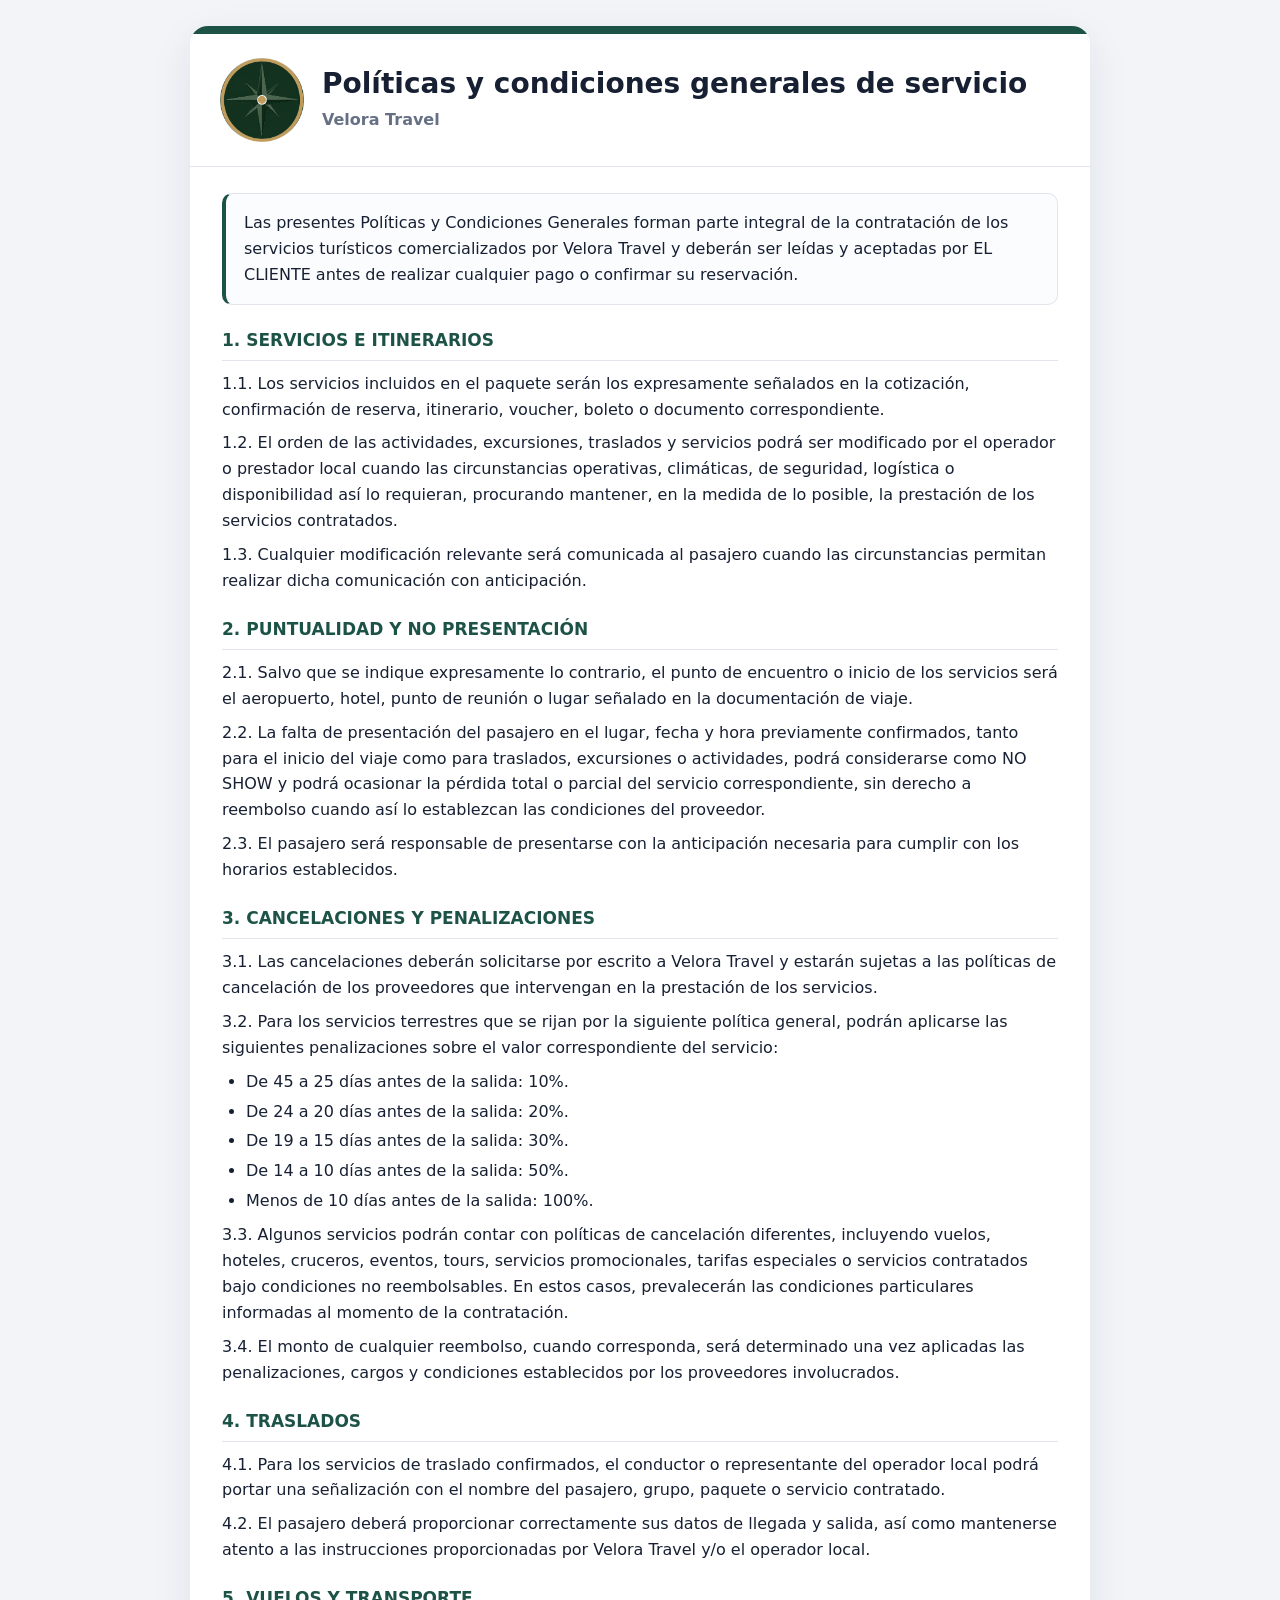
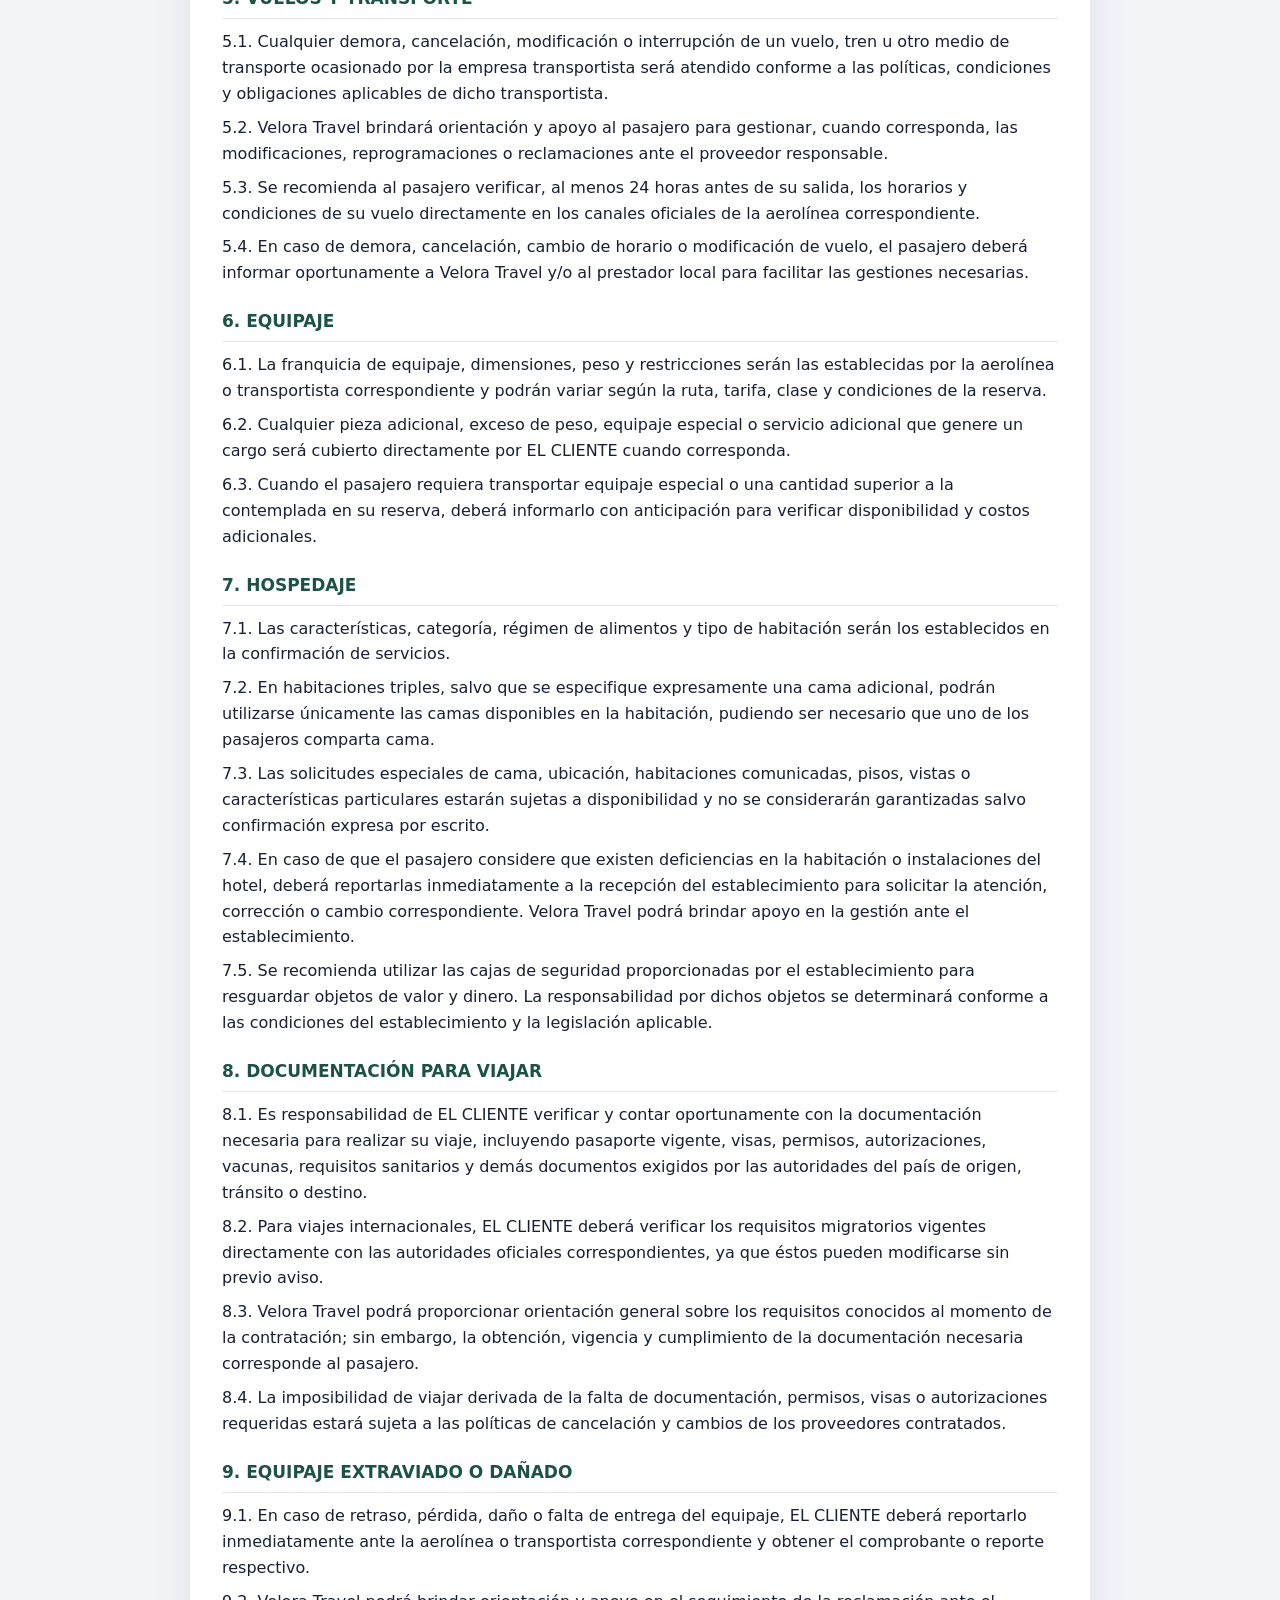
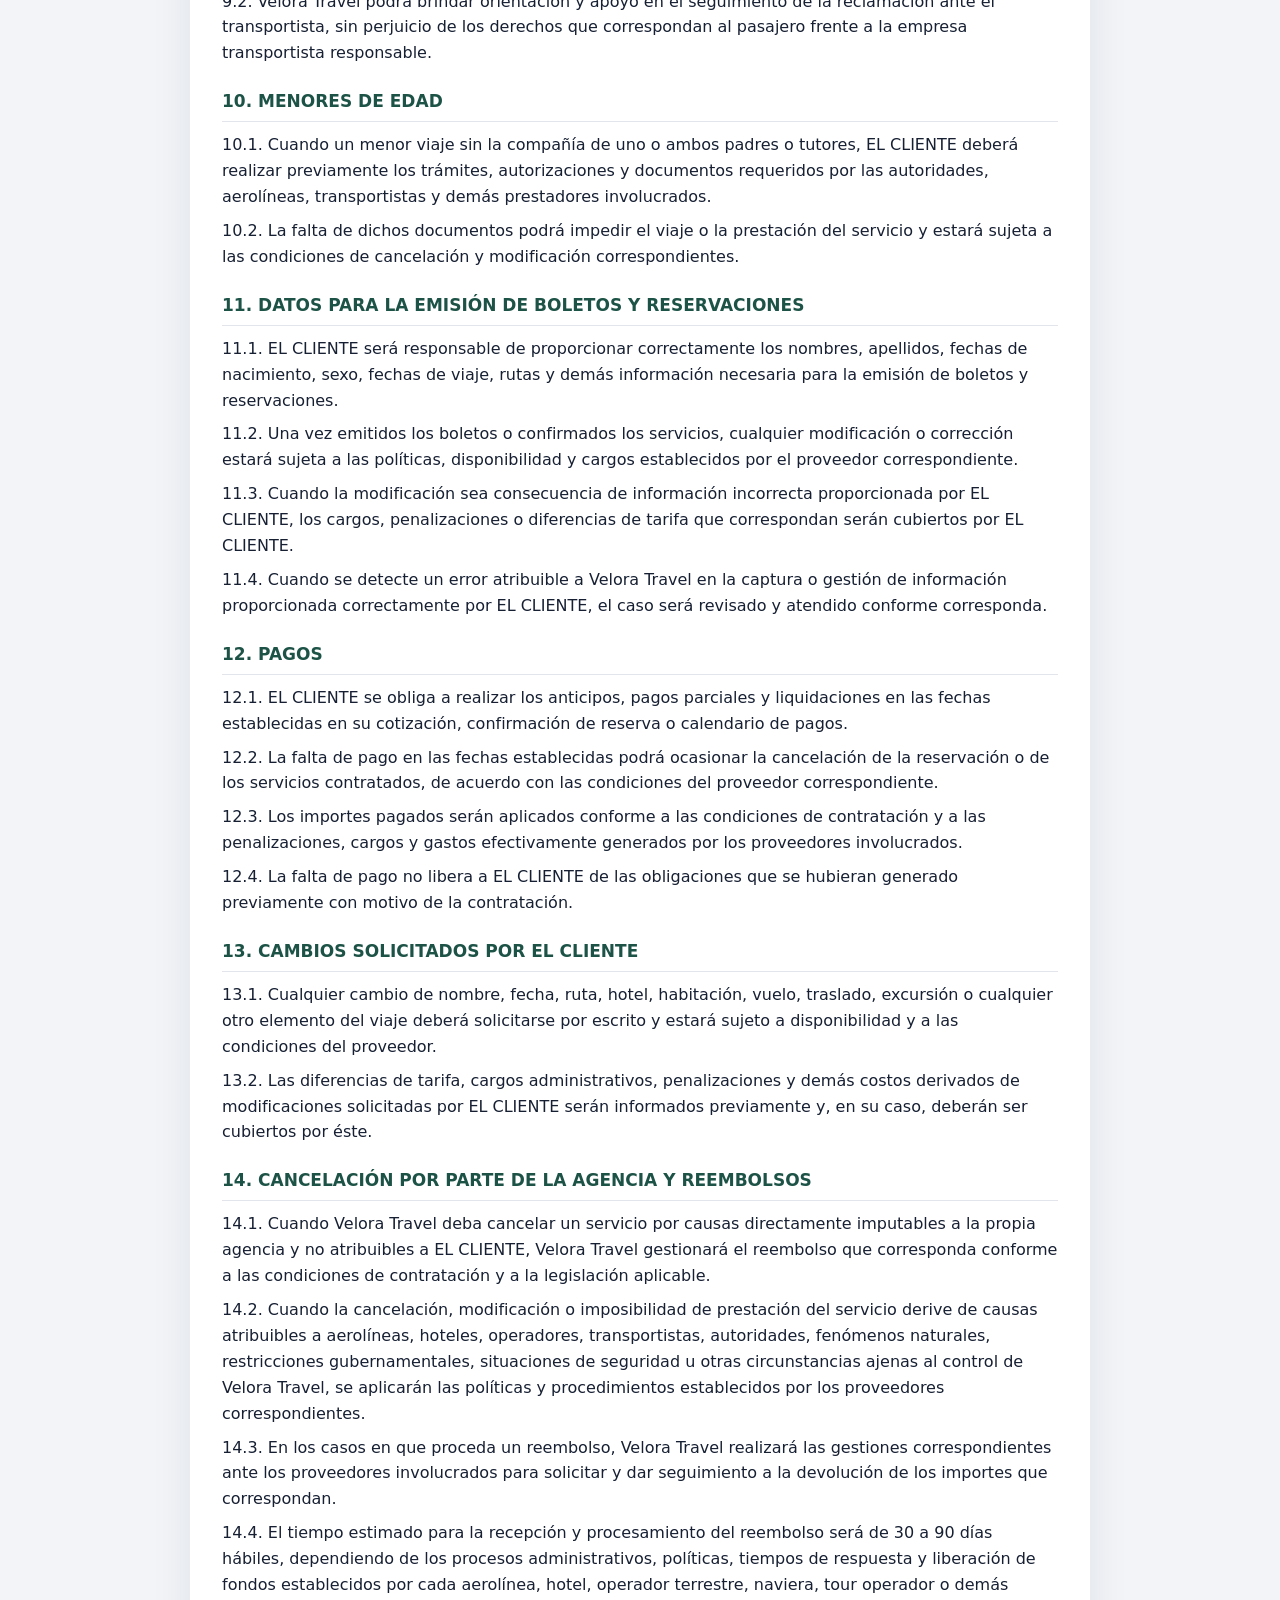
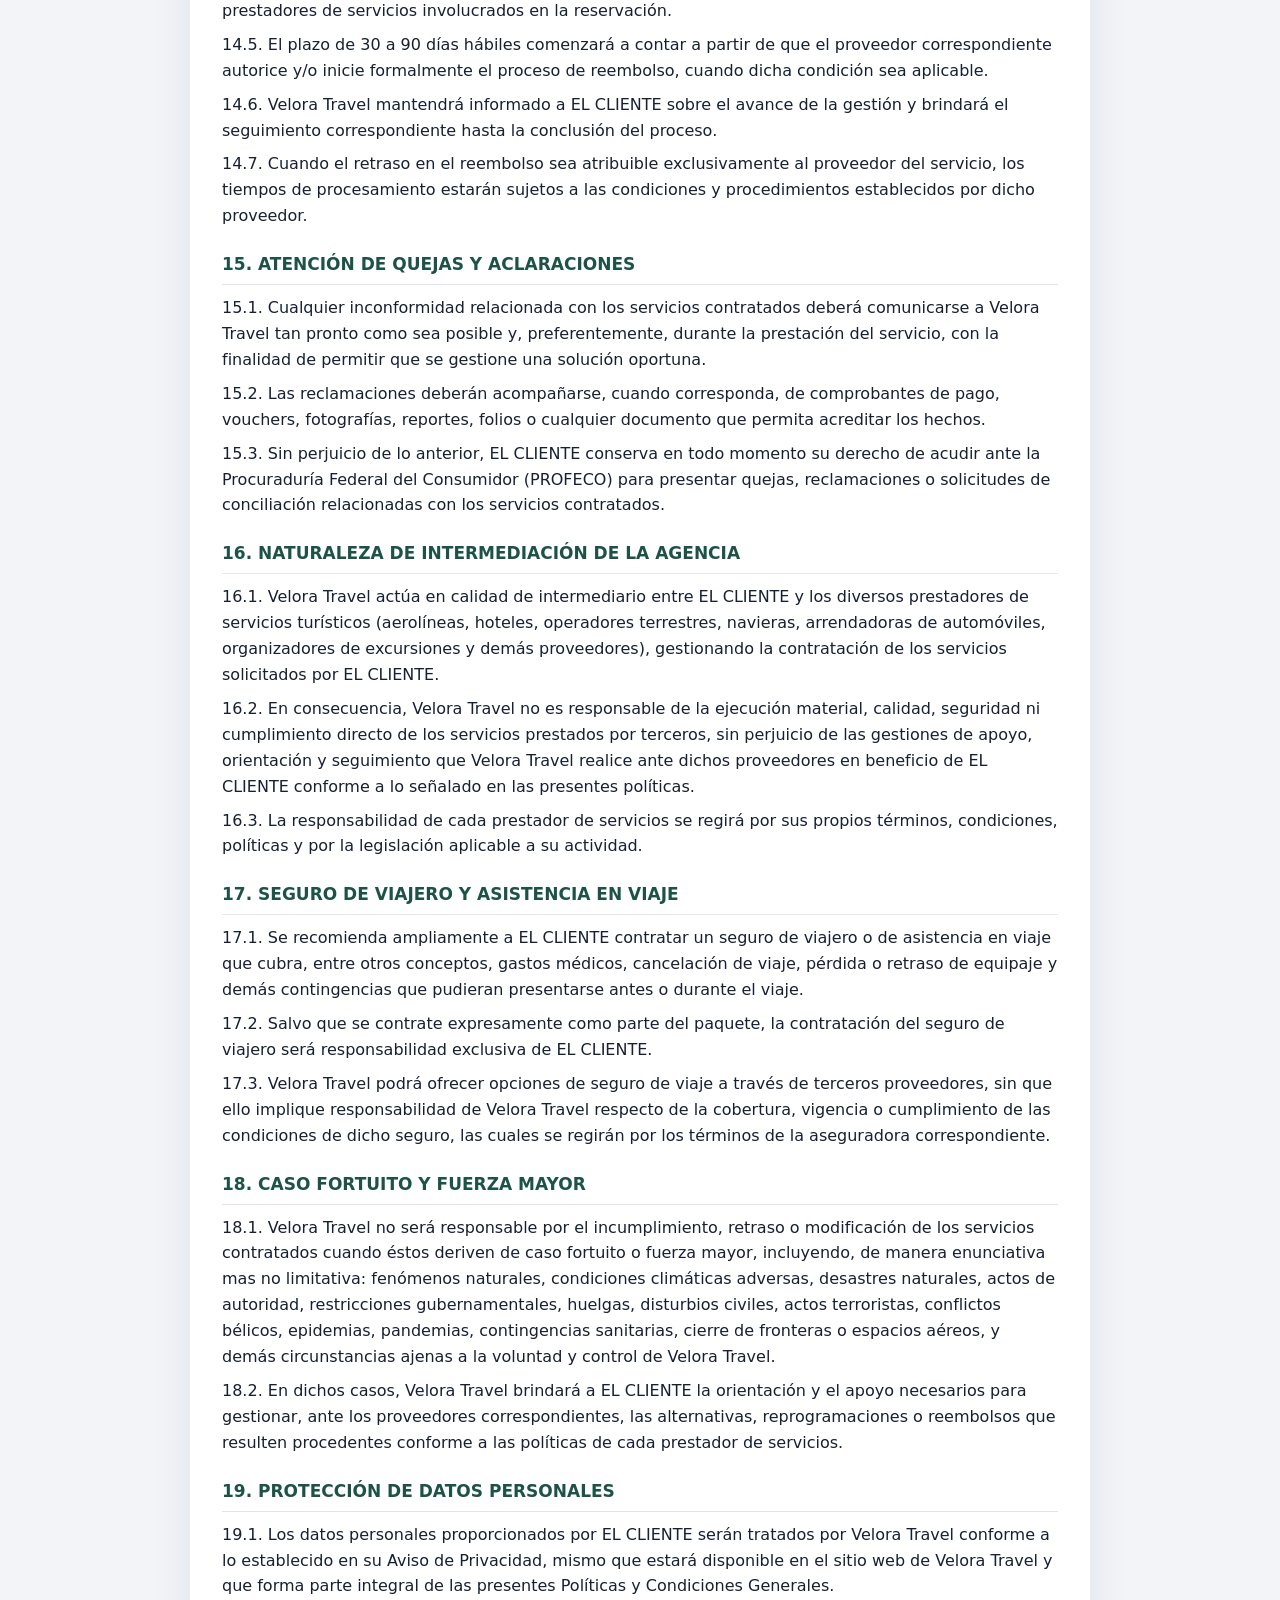
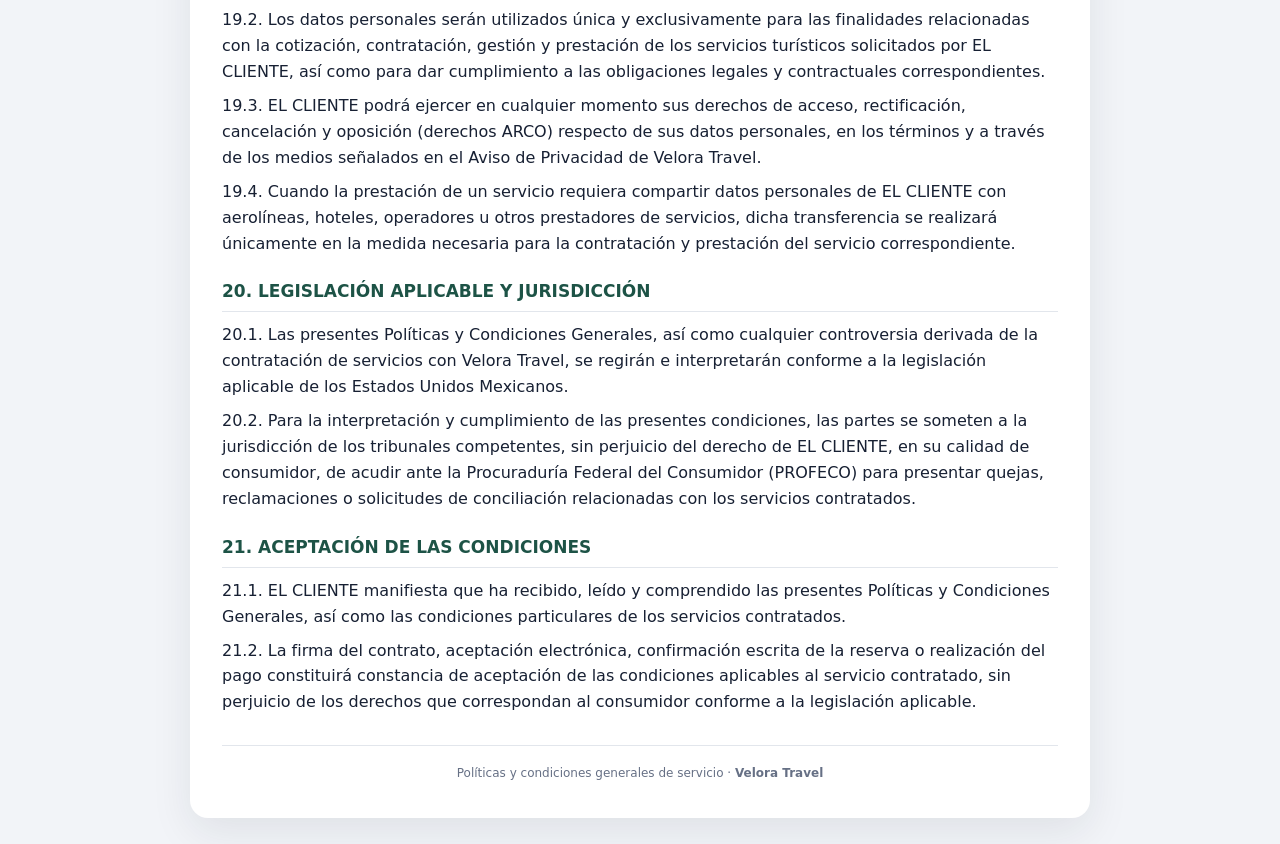
<file: politicas-condiciones.html>
<!doctype html>
<html lang="es">
<head>
  <meta charset="utf-8">
  <meta name="viewport" content="width=device-width, initial-scale=1">
  <meta name="theme-color" content="#622370">
  <title>Políticas y condiciones generales de servicio</title>
  <style>
    :root{--brand-accent:#1d5346;--brand-soft:#edf5f2;--brand-ink:#172033;--muted:#667085;--border:#e2e6ec}
    *{box-sizing:border-box}body{margin:0;background:#f2f4f8;color:var(--brand-ink);font-family:Inter,system-ui,-apple-system,BlinkMacSystemFont,"Segoe UI",Arial,sans-serif;line-height:1.62}
    .wrap{max-width:900px;margin:26px auto;background:#fff;border-radius:18px;overflow:hidden;box-shadow:0 14px 42px #17203316}
    header{display:flex;align-items:center;gap:18px;padding:24px 30px;border-top:8px solid var(--brand-accent);border-bottom:1px solid var(--border)}header img{width:84px;height:84px;object-fit:contain}header h1{font-size:clamp(20px,3vw,28px);line-height:1.2;margin:0}header p{margin:6px 0 0;color:var(--muted);font-weight:650}
    main{padding:26px 32px 34px}.intro{padding:16px 18px;border:1px solid var(--border);border-left:4px solid var(--brand-accent);border-radius:10px;background:#fbfcfd;margin:0 0 24px}
    .policy-section{margin:24px 0;break-inside:avoid}.policy-section h2{font-size:17px;line-height:1.35;color:var(--brand-accent);border-bottom:1px solid var(--border);padding-bottom:8px;margin:0 0 10px}.policy-section p{margin:8px 0}.policy-section ul{margin:8px 0;padding-left:24px}.policy-section li{margin:4px 0}.closing{margin-top:30px;padding-top:18px;border-top:1px solid var(--border);color:var(--muted);font-size:12px;text-align:center}
    @media(max-width:640px){.wrap{margin:0;border-radius:0;min-height:100vh}header{padding:20px;gap:12px}header img{width:64px;height:64px}main{padding:20px}}
    @media print{body{background:#fff}.wrap{max-width:none;margin:0;border-radius:0;box-shadow:none}header{padding:10mm 12mm 7mm}main{padding:8mm 12mm}.policy-section{break-inside:avoid}.intro{break-inside:avoid}}
  </style>
</head>
<body>
  <div class="wrap">
    <header>
      <img id="agencyLogo" src="assets/velora-logo.png" alt="Velora Travel">
      <div><h1>Políticas y condiciones generales de servicio</h1><p id="agencyTitle">Velora Travel</p></div>
    </header>
    <main>
      <p class="intro">Las presentes Políticas y Condiciones Generales forman parte integral de la contratación de los servicios turísticos comercializados por Velora Travel y deberán ser leídas y aceptadas por EL CLIENTE antes de realizar cualquier pago o confirmar su reservación.</p>
      <div id="policyContent">
        <section class="policy-section"><h2>1. SERVICIOS E ITINERARIOS</h2>
          <p>1.1. Los servicios incluidos en el paquete serán los expresamente señalados en la cotización, confirmación de reserva, itinerario, voucher, boleto o documento correspondiente.</p>
          <p>1.2. El orden de las actividades, excursiones, traslados y servicios podrá ser modificado por el operador o prestador local cuando las circunstancias operativas, climáticas, de seguridad, logística o disponibilidad así lo requieran, procurando mantener, en la medida de lo posible, la prestación de los servicios contratados.</p>
          <p>1.3. Cualquier modificación relevante será comunicada al pasajero cuando las circunstancias permitan realizar dicha comunicación con anticipación.</p>
        </section>
        <section class="policy-section"><h2>2. PUNTUALIDAD Y NO PRESENTACIÓN</h2>
          <p>2.1. Salvo que se indique expresamente lo contrario, el punto de encuentro o inicio de los servicios será el aeropuerto, hotel, punto de reunión o lugar señalado en la documentación de viaje.</p>
          <p>2.2. La falta de presentación del pasajero en el lugar, fecha y hora previamente confirmados, tanto para el inicio del viaje como para traslados, excursiones o actividades, podrá considerarse como NO SHOW y podrá ocasionar la pérdida total o parcial del servicio correspondiente, sin derecho a reembolso cuando así lo establezcan las condiciones del proveedor.</p>
          <p>2.3. El pasajero será responsable de presentarse con la anticipación necesaria para cumplir con los horarios establecidos.</p>
        </section>
        <section class="policy-section"><h2>3. CANCELACIONES Y PENALIZACIONES</h2>
          <p>3.1. Las cancelaciones deberán solicitarse por escrito a Velora Travel y estarán sujetas a las políticas de cancelación de los proveedores que intervengan en la prestación de los servicios.</p>
          <p>3.2. Para los servicios terrestres que se rijan por la siguiente política general, podrán aplicarse las siguientes penalizaciones sobre el valor correspondiente del servicio:</p>
          <ul><li>De 45 a 25 días antes de la salida: 10%.</li><li>De 24 a 20 días antes de la salida: 20%.</li><li>De 19 a 15 días antes de la salida: 30%.</li><li>De 14 a 10 días antes de la salida: 50%.</li><li>Menos de 10 días antes de la salida: 100%.</li></ul>
          <p>3.3. Algunos servicios podrán contar con políticas de cancelación diferentes, incluyendo vuelos, hoteles, cruceros, eventos, tours, servicios promocionales, tarifas especiales o servicios contratados bajo condiciones no reembolsables. En estos casos, prevalecerán las condiciones particulares informadas al momento de la contratación.</p>
          <p>3.4. El monto de cualquier reembolso, cuando corresponda, será determinado una vez aplicadas las penalizaciones, cargos y condiciones establecidos por los proveedores involucrados.</p>
        </section>
        <section class="policy-section"><h2>4. TRASLADOS</h2>
          <p>4.1. Para los servicios de traslado confirmados, el conductor o representante del operador local podrá portar una señalización con el nombre del pasajero, grupo, paquete o servicio contratado.</p>
          <p>4.2. El pasajero deberá proporcionar correctamente sus datos de llegada y salida, así como mantenerse atento a las instrucciones proporcionadas por Velora Travel y/o el operador local.</p>
        </section>
        <section class="policy-section"><h2>5. VUELOS Y TRANSPORTE</h2>
          <p>5.1. Cualquier demora, cancelación, modificación o interrupción de un vuelo, tren u otro medio de transporte ocasionado por la empresa transportista será atendido conforme a las políticas, condiciones y obligaciones aplicables de dicho transportista.</p>
          <p>5.2. Velora Travel brindará orientación y apoyo al pasajero para gestionar, cuando corresponda, las modificaciones, reprogramaciones o reclamaciones ante el proveedor responsable.</p>
          <p>5.3. Se recomienda al pasajero verificar, al menos 24 horas antes de su salida, los horarios y condiciones de su vuelo directamente en los canales oficiales de la aerolínea correspondiente.</p>
          <p>5.4. En caso de demora, cancelación, cambio de horario o modificación de vuelo, el pasajero deberá informar oportunamente a Velora Travel y/o al prestador local para facilitar las gestiones necesarias.</p>
        </section>
        <section class="policy-section"><h2>6. EQUIPAJE</h2>
          <p>6.1. La franquicia de equipaje, dimensiones, peso y restricciones serán las establecidas por la aerolínea o transportista correspondiente y podrán variar según la ruta, tarifa, clase y condiciones de la reserva.</p>
          <p>6.2. Cualquier pieza adicional, exceso de peso, equipaje especial o servicio adicional que genere un cargo será cubierto directamente por EL CLIENTE cuando corresponda.</p>
          <p>6.3. Cuando el pasajero requiera transportar equipaje especial o una cantidad superior a la contemplada en su reserva, deberá informarlo con anticipación para verificar disponibilidad y costos adicionales.</p>
        </section>
        <section class="policy-section"><h2>7. HOSPEDAJE</h2>
          <p>7.1. Las características, categoría, régimen de alimentos y tipo de habitación serán los establecidos en la confirmación de servicios.</p>
          <p>7.2. En habitaciones triples, salvo que se especifique expresamente una cama adicional, podrán utilizarse únicamente las camas disponibles en la habitación, pudiendo ser necesario que uno de los pasajeros comparta cama.</p>
          <p>7.3. Las solicitudes especiales de cama, ubicación, habitaciones comunicadas, pisos, vistas o características particulares estarán sujetas a disponibilidad y no se considerarán garantizadas salvo confirmación expresa por escrito.</p>
          <p>7.4. En caso de que el pasajero considere que existen deficiencias en la habitación o instalaciones del hotel, deberá reportarlas inmediatamente a la recepción del establecimiento para solicitar la atención, corrección o cambio correspondiente. Velora Travel podrá brindar apoyo en la gestión ante el establecimiento.</p>
          <p>7.5. Se recomienda utilizar las cajas de seguridad proporcionadas por el establecimiento para resguardar objetos de valor y dinero. La responsabilidad por dichos objetos se determinará conforme a las condiciones del establecimiento y la legislación aplicable.</p>
        </section>
        <section class="policy-section"><h2>8. DOCUMENTACIÓN PARA VIAJAR</h2>
          <p>8.1. Es responsabilidad de EL CLIENTE verificar y contar oportunamente con la documentación necesaria para realizar su viaje, incluyendo pasaporte vigente, visas, permisos, autorizaciones, vacunas, requisitos sanitarios y demás documentos exigidos por las autoridades del país de origen, tránsito o destino.</p>
          <p>8.2. Para viajes internacionales, EL CLIENTE deberá verificar los requisitos migratorios vigentes directamente con las autoridades oficiales correspondientes, ya que éstos pueden modificarse sin previo aviso.</p>
          <p>8.3. Velora Travel podrá proporcionar orientación general sobre los requisitos conocidos al momento de la contratación; sin embargo, la obtención, vigencia y cumplimiento de la documentación necesaria corresponde al pasajero.</p>
          <p>8.4. La imposibilidad de viajar derivada de la falta de documentación, permisos, visas o autorizaciones requeridas estará sujeta a las políticas de cancelación y cambios de los proveedores contratados.</p>
        </section>
        <section class="policy-section"><h2>9. EQUIPAJE EXTRAVIADO O DAÑADO</h2>
          <p>9.1. En caso de retraso, pérdida, daño o falta de entrega del equipaje, EL CLIENTE deberá reportarlo inmediatamente ante la aerolínea o transportista correspondiente y obtener el comprobante o reporte respectivo.</p>
          <p>9.2. Velora Travel podrá brindar orientación y apoyo en el seguimiento de la reclamación ante el transportista, sin perjuicio de los derechos que correspondan al pasajero frente a la empresa transportista responsable.</p>
        </section>
        <section class="policy-section"><h2>10. MENORES DE EDAD</h2>
          <p>10.1. Cuando un menor viaje sin la compañía de uno o ambos padres o tutores, EL CLIENTE deberá realizar previamente los trámites, autorizaciones y documentos requeridos por las autoridades, aerolíneas, transportistas y demás prestadores involucrados.</p>
          <p>10.2. La falta de dichos documentos podrá impedir el viaje o la prestación del servicio y estará sujeta a las condiciones de cancelación y modificación correspondientes.</p>
        </section>
        <section class="policy-section"><h2>11. DATOS PARA LA EMISIÓN DE BOLETOS Y RESERVACIONES</h2>
          <p>11.1. EL CLIENTE será responsable de proporcionar correctamente los nombres, apellidos, fechas de nacimiento, sexo, fechas de viaje, rutas y demás información necesaria para la emisión de boletos y reservaciones.</p>
          <p>11.2. Una vez emitidos los boletos o confirmados los servicios, cualquier modificación o corrección estará sujeta a las políticas, disponibilidad y cargos establecidos por el proveedor correspondiente.</p>
          <p>11.3. Cuando la modificación sea consecuencia de información incorrecta proporcionada por EL CLIENTE, los cargos, penalizaciones o diferencias de tarifa que correspondan serán cubiertos por EL CLIENTE.</p>
          <p>11.4. Cuando se detecte un error atribuible a Velora Travel en la captura o gestión de información proporcionada correctamente por EL CLIENTE, el caso será revisado y atendido conforme corresponda.</p>
        </section>
        <section class="policy-section"><h2>12. PAGOS</h2>
          <p>12.1. EL CLIENTE se obliga a realizar los anticipos, pagos parciales y liquidaciones en las fechas establecidas en su cotización, confirmación de reserva o calendario de pagos.</p>
          <p>12.2. La falta de pago en las fechas establecidas podrá ocasionar la cancelación de la reservación o de los servicios contratados, de acuerdo con las condiciones del proveedor correspondiente.</p>
          <p>12.3. Los importes pagados serán aplicados conforme a las condiciones de contratación y a las penalizaciones, cargos y gastos efectivamente generados por los proveedores involucrados.</p>
          <p>12.4. La falta de pago no libera a EL CLIENTE de las obligaciones que se hubieran generado previamente con motivo de la contratación.</p>
        </section>
        <section class="policy-section"><h2>13. CAMBIOS SOLICITADOS POR EL CLIENTE</h2>
          <p>13.1. Cualquier cambio de nombre, fecha, ruta, hotel, habitación, vuelo, traslado, excursión o cualquier otro elemento del viaje deberá solicitarse por escrito y estará sujeto a disponibilidad y a las condiciones del proveedor.</p>
          <p>13.2. Las diferencias de tarifa, cargos administrativos, penalizaciones y demás costos derivados de modificaciones solicitadas por EL CLIENTE serán informados previamente y, en su caso, deberán ser cubiertos por éste.</p>
        </section>
        <section class="policy-section"><h2>14. CANCELACIÓN POR PARTE DE LA AGENCIA Y REEMBOLSOS</h2>
          <p>14.1. Cuando Velora Travel deba cancelar un servicio por causas directamente imputables a la propia agencia y no atribuibles a EL CLIENTE, Velora Travel gestionará el reembolso que corresponda conforme a las condiciones de contratación y a la legislación aplicable.</p>
          <p>14.2. Cuando la cancelación, modificación o imposibilidad de prestación del servicio derive de causas atribuibles a aerolíneas, hoteles, operadores, transportistas, autoridades, fenómenos naturales, restricciones gubernamentales, situaciones de seguridad u otras circunstancias ajenas al control de Velora Travel, se aplicarán las políticas y procedimientos establecidos por los proveedores correspondientes.</p>
          <p>14.3. En los casos en que proceda un reembolso, Velora Travel realizará las gestiones correspondientes ante los proveedores involucrados para solicitar y dar seguimiento a la devolución de los importes que correspondan.</p>
          <p>14.4. El tiempo estimado para la recepción y procesamiento del reembolso será de 30 a 90 días hábiles, dependiendo de los procesos administrativos, políticas, tiempos de respuesta y liberación de fondos establecidos por cada aerolínea, hotel, operador terrestre, naviera, tour operador o demás prestadores de servicios involucrados en la reservación.</p>
          <p>14.5. El plazo de 30 a 90 días hábiles comenzará a contar a partir de que el proveedor correspondiente autorice y/o inicie formalmente el proceso de reembolso, cuando dicha condición sea aplicable.</p>
          <p>14.6. Velora Travel mantendrá informado a EL CLIENTE sobre el avance de la gestión y brindará el seguimiento correspondiente hasta la conclusión del proceso.</p>
          <p>14.7. Cuando el retraso en el reembolso sea atribuible exclusivamente al proveedor del servicio, los tiempos de procesamiento estarán sujetos a las condiciones y procedimientos establecidos por dicho proveedor.</p>
        </section>
        <section class="policy-section"><h2>15. ATENCIÓN DE QUEJAS Y ACLARACIONES</h2>
          <p>15.1. Cualquier inconformidad relacionada con los servicios contratados deberá comunicarse a Velora Travel tan pronto como sea posible y, preferentemente, durante la prestación del servicio, con la finalidad de permitir que se gestione una solución oportuna.</p>
          <p>15.2. Las reclamaciones deberán acompañarse, cuando corresponda, de comprobantes de pago, vouchers, fotografías, reportes, folios o cualquier documento que permita acreditar los hechos.</p>
          <p>15.3. Sin perjuicio de lo anterior, EL CLIENTE conserva en todo momento su derecho de acudir ante la Procuraduría Federal del Consumidor (PROFECO) para presentar quejas, reclamaciones o solicitudes de conciliación relacionadas con los servicios contratados.</p>
        </section>
        <section class="policy-section"><h2>16. NATURALEZA DE INTERMEDIACIÓN DE LA AGENCIA</h2>
          <p>16.1. Velora Travel actúa en calidad de intermediario entre EL CLIENTE y los diversos prestadores de servicios turísticos (aerolíneas, hoteles, operadores terrestres, navieras, arrendadoras de automóviles, organizadores de excursiones y demás proveedores), gestionando la contratación de los servicios solicitados por EL CLIENTE.</p>
          <p>16.2. En consecuencia, Velora Travel no es responsable de la ejecución material, calidad, seguridad ni cumplimiento directo de los servicios prestados por terceros, sin perjuicio de las gestiones de apoyo, orientación y seguimiento que Velora Travel realice ante dichos proveedores en beneficio de EL CLIENTE conforme a lo señalado en las presentes políticas.</p>
          <p>16.3. La responsabilidad de cada prestador de servicios se regirá por sus propios términos, condiciones, políticas y por la legislación aplicable a su actividad.</p>
        </section>
        <section class="policy-section"><h2>17. SEGURO DE VIAJERO Y ASISTENCIA EN VIAJE</h2>
          <p>17.1. Se recomienda ampliamente a EL CLIENTE contratar un seguro de viajero o de asistencia en viaje que cubra, entre otros conceptos, gastos médicos, cancelación de viaje, pérdida o retraso de equipaje y demás contingencias que pudieran presentarse antes o durante el viaje.</p>
          <p>17.2. Salvo que se contrate expresamente como parte del paquete, la contratación del seguro de viajero será responsabilidad exclusiva de EL CLIENTE.</p>
          <p>17.3. Velora Travel podrá ofrecer opciones de seguro de viaje a través de terceros proveedores, sin que ello implique responsabilidad de Velora Travel respecto de la cobertura, vigencia o cumplimiento de las condiciones de dicho seguro, las cuales se regirán por los términos de la aseguradora correspondiente.</p>
        </section>
        <section class="policy-section"><h2>18. CASO FORTUITO Y FUERZA MAYOR</h2>
          <p>18.1. Velora Travel no será responsable por el incumplimiento, retraso o modificación de los servicios contratados cuando éstos deriven de caso fortuito o fuerza mayor, incluyendo, de manera enunciativa mas no limitativa: fenómenos naturales, condiciones climáticas adversas, desastres naturales, actos de autoridad, restricciones gubernamentales, huelgas, disturbios civiles, actos terroristas, conflictos bélicos, epidemias, pandemias, contingencias sanitarias, cierre de fronteras o espacios aéreos, y demás circunstancias ajenas a la voluntad y control de Velora Travel.</p>
          <p>18.2. En dichos casos, Velora Travel brindará a EL CLIENTE la orientación y el apoyo necesarios para gestionar, ante los proveedores correspondientes, las alternativas, reprogramaciones o reembolsos que resulten procedentes conforme a las políticas de cada prestador de servicios.</p>
        </section>
        <section class="policy-section"><h2>19. PROTECCIÓN DE DATOS PERSONALES</h2>
          <p>19.1. Los datos personales proporcionados por EL CLIENTE serán tratados por Velora Travel conforme a lo establecido en su Aviso de Privacidad, mismo que estará disponible en el sitio web de Velora Travel y que forma parte integral de las presentes Políticas y Condiciones Generales.</p>
          <p>19.2. Los datos personales serán utilizados única y exclusivamente para las finalidades relacionadas con la cotización, contratación, gestión y prestación de los servicios turísticos solicitados por EL CLIENTE, así como para dar cumplimiento a las obligaciones legales y contractuales correspondientes.</p>
          <p>19.3. EL CLIENTE podrá ejercer en cualquier momento sus derechos de acceso, rectificación, cancelación y oposición (derechos ARCO) respecto de sus datos personales, en los términos y a través de los medios señalados en el Aviso de Privacidad de Velora Travel.</p>
          <p>19.4. Cuando la prestación de un servicio requiera compartir datos personales de EL CLIENTE con aerolíneas, hoteles, operadores u otros prestadores de servicios, dicha transferencia se realizará únicamente en la medida necesaria para la contratación y prestación del servicio correspondiente.</p>
        </section>
        <section class="policy-section"><h2>20. LEGISLACIÓN APLICABLE Y JURISDICCIÓN</h2>
          <p>20.1. Las presentes Políticas y Condiciones Generales, así como cualquier controversia derivada de la contratación de servicios con Velora Travel, se regirán e interpretarán conforme a la legislación aplicable de los Estados Unidos Mexicanos.</p>
          <p>20.2. Para la interpretación y cumplimiento de las presentes condiciones, las partes se someten a la jurisdicción de los tribunales competentes, sin perjuicio del derecho de EL CLIENTE, en su calidad de consumidor, de acudir ante la Procuraduría Federal del Consumidor (PROFECO) para presentar quejas, reclamaciones o solicitudes de conciliación relacionadas con los servicios contratados.</p>
        </section>
        <section class="policy-section"><h2>21. ACEPTACIÓN DE LAS CONDICIONES</h2>
          <p>21.1. EL CLIENTE manifiesta que ha recibido, leído y comprendido las presentes Políticas y Condiciones Generales, así como las condiciones particulares de los servicios contratados.</p>
          <p>21.2. La firma del contrato, aceptación electrónica, confirmación escrita de la reserva o realización del pago constituirá constancia de aceptación de las condiciones aplicables al servicio contratado, sin perjuicio de los derechos que correspondan al consumidor conforme a la legislación aplicable.</p>
        </section>
      </div>
      <div class="closing">Políticas y condiciones generales de servicio · <strong id="agencyFooter">Velora Travel</strong></div>
    </main>
  </div>
  <script>
    (() => {
      const params = new URLSearchParams(location.search);
      const brand = params.get('brand') === 'pink' ? 'pink' : 'velora';
      const agency = brand === 'pink' ? 'Pink Sky Travel' : 'Velora Travel';
      const accent = brand === 'pink' ? '#622370' : '#1d5346';
      document.documentElement.style.setProperty('--brand-accent', accent);
      document.documentElement.style.setProperty('--brand-soft', brand === 'pink' ? '#f7eff9' : '#edf5f2');
      document.title = `Políticas y condiciones generales · ${agency}`;
      document.getElementById('agencyTitle').textContent = agency;
      document.getElementById('agencyFooter').textContent = agency;
      const logo = document.getElementById('agencyLogo');
      logo.src = brand === 'pink' ? 'assets/pink-logo.png' : 'assets/velora-logo.png';
      logo.alt = agency;
      document.querySelectorAll('.intro, #policyContent').forEach(node => {
        node.innerHTML = node.innerHTML.replaceAll('Velora Travel', agency);
      });
    })();
  </script>
</body>
</html>
</file>
